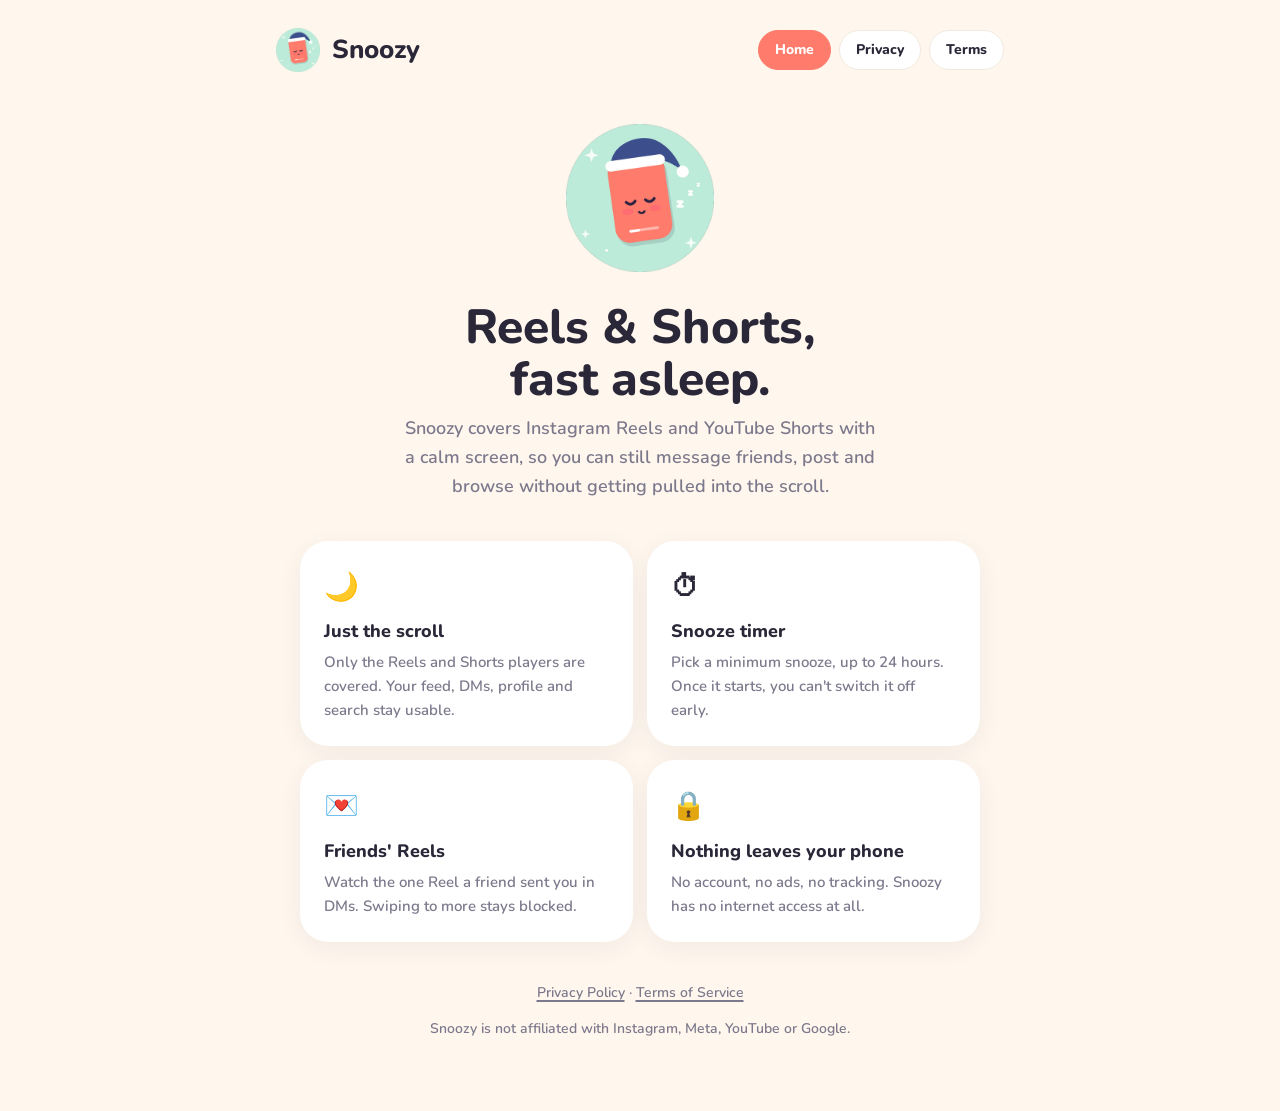
<file: index.html>
<!doctype html>
<html lang="en">
<head>
  <meta charset="utf-8">
  <meta name="viewport" content="width=device-width, initial-scale=1">
  <title>Snoozy</title>
  <meta name="description" content="Snoozy puts Instagram Reels and YouTube Shorts to sleep, so you can use the rest of the app in peace.">
  <link rel="icon" href="snoozy_face.png">
  <link rel="preconnect" href="https://fonts.googleapis.com">
  <link rel="preconnect" href="https://fonts.gstatic.com" crossorigin>
  <link href="https://fonts.googleapis.com/css2?family=Nunito:wght@600;800&display=swap" rel="stylesheet">
  <link rel="stylesheet" href="style.css">
</head>
<body>
  <div class="wrap">
    <nav class="nav">
      <a class="brand" href="./"><img src="snoozy_face.png" alt="">Snoozy</a>
      <div class="links">
        <a class="pill" href="./" aria-current="page">Home</a>
        <a class="pill" href="privacy.html">Privacy</a>
        <a class="pill" href="terms.html">Terms</a>
      </div>
    </nav>

    <section class="hero">
      <img src="snoozy_face.png" alt="Snoozy, a sleepy phone wearing a nightcap">
      <h1>Reels &amp; Shorts,<br>fast asleep.</h1>
      <p>Snoozy covers Instagram Reels and YouTube Shorts with a calm screen, so you can still message friends, post and browse without getting pulled into the scroll.</p>
    </section>

    <section class="grid">
      <div class="card">
        <div class="emoji">🌙</div>
        <h3>Just the scroll</h3>
        <p>Only the Reels and Shorts players are covered. Your feed, DMs, profile and search stay usable.</p>
      </div>
      <div class="card">
        <div class="emoji">⏱</div>
        <h3>Snooze timer</h3>
        <p>Pick a minimum snooze, up to 24 hours. Once it starts, you can't switch it off early.</p>
      </div>
      <div class="card">
        <div class="emoji">💌</div>
        <h3>Friends' Reels</h3>
        <p>Watch the one Reel a friend sent you in DMs. Swiping to more stays blocked.</p>
      </div>
      <div class="card">
        <div class="emoji">🔒</div>
        <h3>Nothing leaves your phone</h3>
        <p>No account, no ads, no tracking. Snoozy has no internet access at all.</p>
      </div>
    </section>

    <footer>
      <p><a href="privacy.html">Privacy Policy</a> · <a href="terms.html">Terms of Service</a></p>
      <p>Snoozy is not affiliated with Instagram, Meta, YouTube or Google.</p>
    </footer>
  </div>
</body>
</html>
</file>
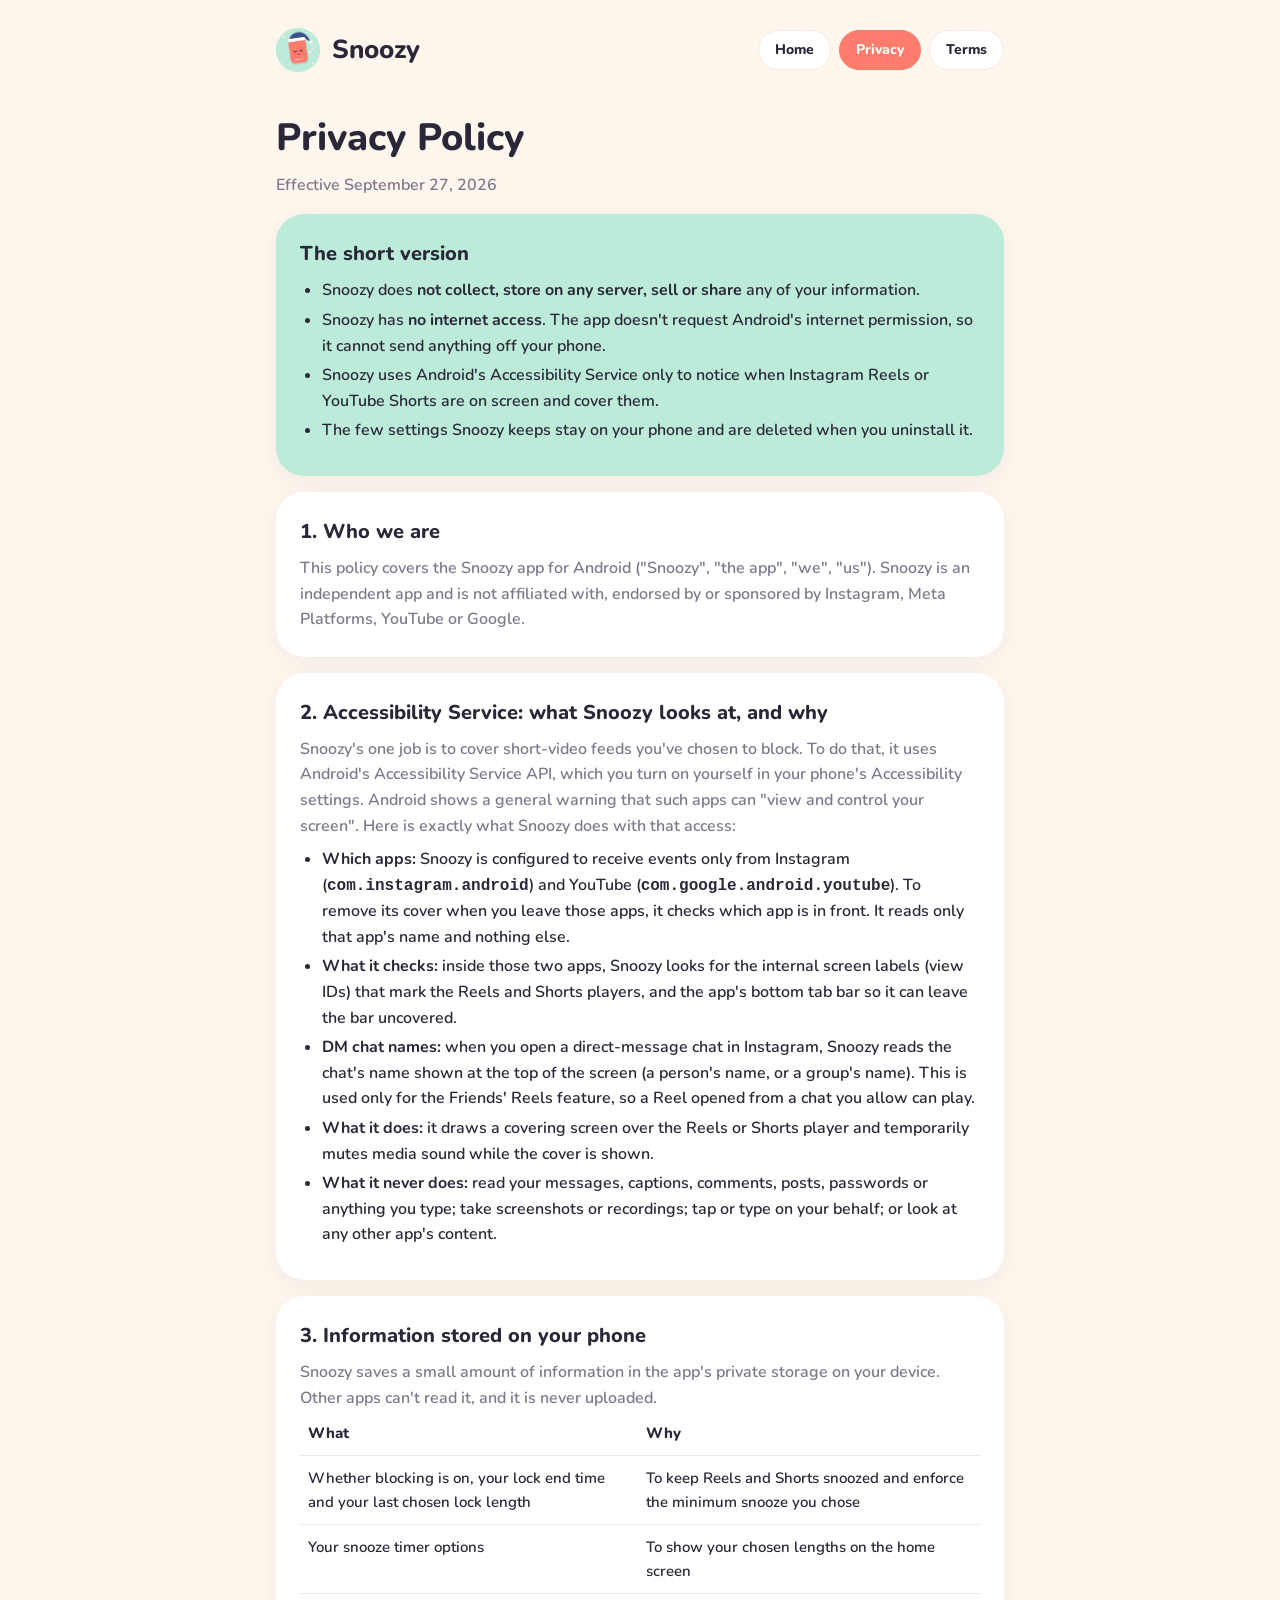
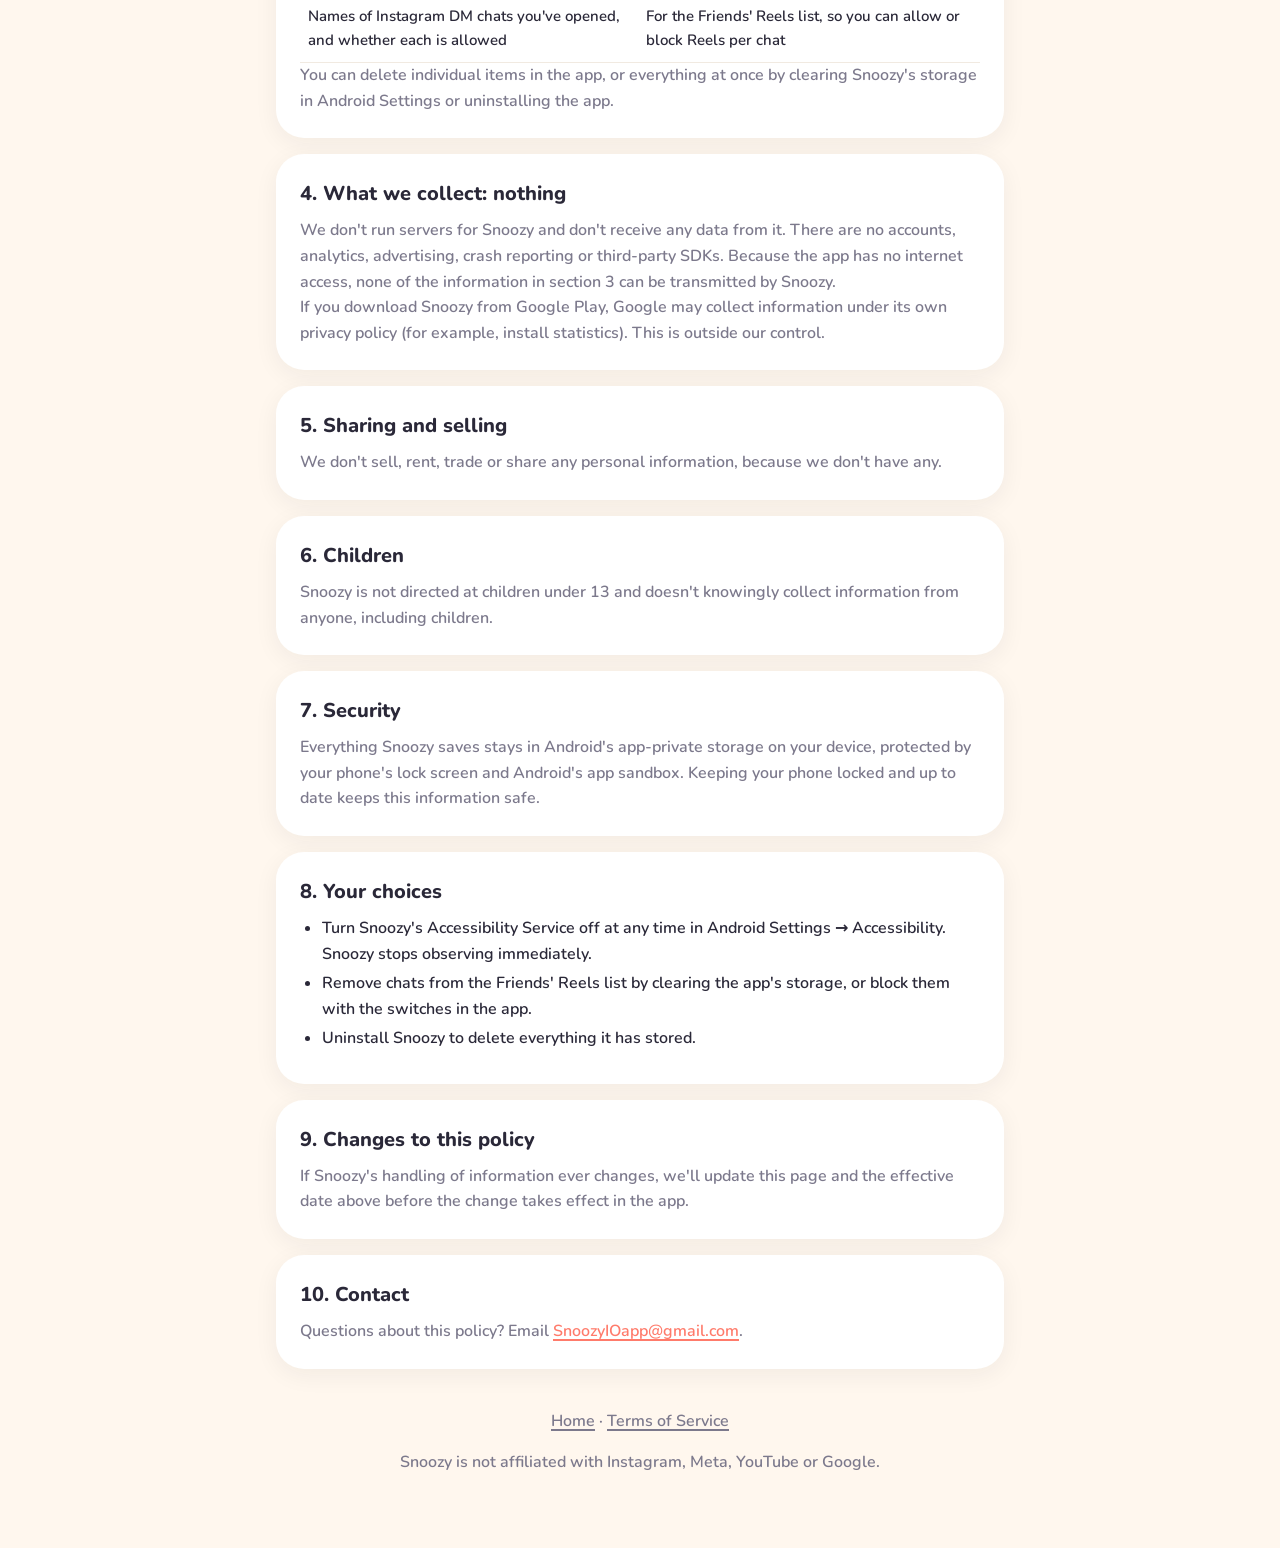
<file: privacy.html>
<!doctype html>
<html lang="en">
<head>
  <meta charset="utf-8">
  <meta name="viewport" content="width=device-width, initial-scale=1">
  <title>Snoozy Privacy Policy</title>
  <meta name="description" content="How Snoozy handles your information: it collects nothing and has no internet access.">
  <link rel="icon" href="snoozy_face.png">
  <link rel="preconnect" href="https://fonts.googleapis.com">
  <link rel="preconnect" href="https://fonts.gstatic.com" crossorigin>
  <link href="https://fonts.googleapis.com/css2?family=Nunito:wght@600;800&display=swap" rel="stylesheet">
  <link rel="stylesheet" href="style.css">
</head>
<body>
  <div class="wrap doc">
    <nav class="nav">
      <a class="brand" href="./"><img src="snoozy_face.png" alt="">Snoozy</a>
      <div class="links">
        <a class="pill" href="./">Home</a>
        <a class="pill" href="privacy.html" aria-current="page">Privacy</a>
        <a class="pill" href="terms.html">Terms</a>
      </div>
    </nav>

    <h1>Privacy Policy</h1>
    <p class="updated">Effective September 27, 2026</p>

    <div class="card summary">
      <h2>The short version</h2>
      <ul>
        <li>Snoozy does <strong>not collect, store on any server, sell or share</strong> any of your information.</li>
        <li>Snoozy has <strong>no internet access</strong>. The app doesn't request Android's internet permission, so it cannot send anything off your phone.</li>
        <li>Snoozy uses Android's Accessibility Service only to notice when Instagram Reels or YouTube Shorts are on screen and cover them.</li>
        <li>The few settings Snoozy keeps stay on your phone and are deleted when you uninstall it.</li>
      </ul>
    </div>

    <div class="card">
      <h2>1. Who we are</h2>
      <p>This policy covers the Snoozy app for Android ("Snoozy", "the app", "we", "us"). Snoozy is an independent app and is not affiliated with, endorsed by or sponsored by Instagram, Meta Platforms, YouTube or Google.</p>
    </div>

    <div class="card">
      <h2>2. Accessibility Service: what Snoozy looks at, and why</h2>
      <p>Snoozy's one job is to cover short-video feeds you've chosen to block. To do that, it uses Android's Accessibility Service API, which you turn on yourself in your phone's Accessibility settings. Android shows a general warning that such apps can "view and control your screen". Here is exactly what Snoozy does with that access:</p>
      <ul>
        <li><strong>Which apps:</strong> Snoozy is configured to receive events only from Instagram (<code>com.instagram.android</code>) and YouTube (<code>com.google.android.youtube</code>). To remove its cover when you leave those apps, it checks which app is in front. It reads only that app's name and nothing else.</li>
        <li><strong>What it checks:</strong> inside those two apps, Snoozy looks for the internal screen labels (view IDs) that mark the Reels and Shorts players, and the app's bottom tab bar so it can leave the bar uncovered.</li>
        <li><strong>DM chat names:</strong> when you open a direct-message chat in Instagram, Snoozy reads the chat's name shown at the top of the screen (a person's name, or a group's name). This is used only for the Friends' Reels feature, so a Reel opened from a chat you allow can play.</li>
        <li><strong>What it does:</strong> it draws a covering screen over the Reels or Shorts player and temporarily mutes media sound while the cover is shown.</li>
        <li><strong>What it never does:</strong> read your messages, captions, comments, posts, passwords or anything you type; take screenshots or recordings; tap or type on your behalf; or look at any other app's content.</li>
      </ul>
    </div>

    <div class="card">
      <h2>3. Information stored on your phone</h2>
      <p>Snoozy saves a small amount of information in the app's private storage on your device. Other apps can't read it, and it is never uploaded.</p>
      <div class="table-scroll">
        <table>
          <tr><th>What</th><th>Why</th></tr>
          <tr><td>Whether blocking is on, your lock end time and your last chosen lock length</td><td>To keep Reels and Shorts snoozed and enforce the minimum snooze you chose</td></tr>
          <tr><td>Your snooze timer options</td><td>To show your chosen lengths on the home screen</td></tr>
          <tr><td>Names of Instagram DM chats you've opened, and whether each is allowed</td><td>For the Friends' Reels list, so you can allow or block Reels per chat</td></tr>
        </table>
      </div>
      <p>You can delete individual items in the app, or everything at once by clearing Snoozy's storage in Android Settings or uninstalling the app.</p>
    </div>

    <div class="card">
      <h2>4. What we collect: nothing</h2>
      <p>We don't run servers for Snoozy and don't receive any data from it. There are no accounts, analytics, advertising, crash reporting or third-party SDKs. Because the app has no internet access, none of the information in section 3 can be transmitted by Snoozy.</p>
      <p>If you download Snoozy from Google Play, Google may collect information under its own privacy policy (for example, install statistics). This is outside our control.</p>
    </div>

    <div class="card">
      <h2>5. Sharing and selling</h2>
      <p>We don't sell, rent, trade or share any personal information, because we don't have any.</p>
    </div>

    <div class="card">
      <h2>6. Children</h2>
      <p>Snoozy is not directed at children under 13 and doesn't knowingly collect information from anyone, including children.</p>
    </div>

    <div class="card">
      <h2>7. Security</h2>
      <p>Everything Snoozy saves stays in Android's app-private storage on your device, protected by your phone's lock screen and Android's app sandbox. Keeping your phone locked and up to date keeps this information safe.</p>
    </div>

    <div class="card">
      <h2>8. Your choices</h2>
      <ul>
        <li>Turn Snoozy's Accessibility Service off at any time in Android Settings → Accessibility. Snoozy stops observing immediately.</li>
        <li>Remove chats from the Friends' Reels list by clearing the app's storage, or block them with the switches in the app.</li>
        <li>Uninstall Snoozy to delete everything it has stored.</li>
      </ul>
    </div>

    <div class="card">
      <h2>9. Changes to this policy</h2>
      <p>If Snoozy's handling of information ever changes, we'll update this page and the effective date above before the change takes effect in the app.</p>
    </div>

    <div class="card">
      <h2>10. Contact</h2>
      <p>Questions about this policy? Email <a href="mailto:SnoozyIOapp@gmail.com">SnoozyIOapp@gmail.com</a>.</p>
    </div>

    <footer>
      <p><a href="./">Home</a> · <a href="terms.html">Terms of Service</a></p>
      <p>Snoozy is not affiliated with Instagram, Meta, YouTube or Google.</p>
    </footer>
  </div>
</body>
</html>
</file>
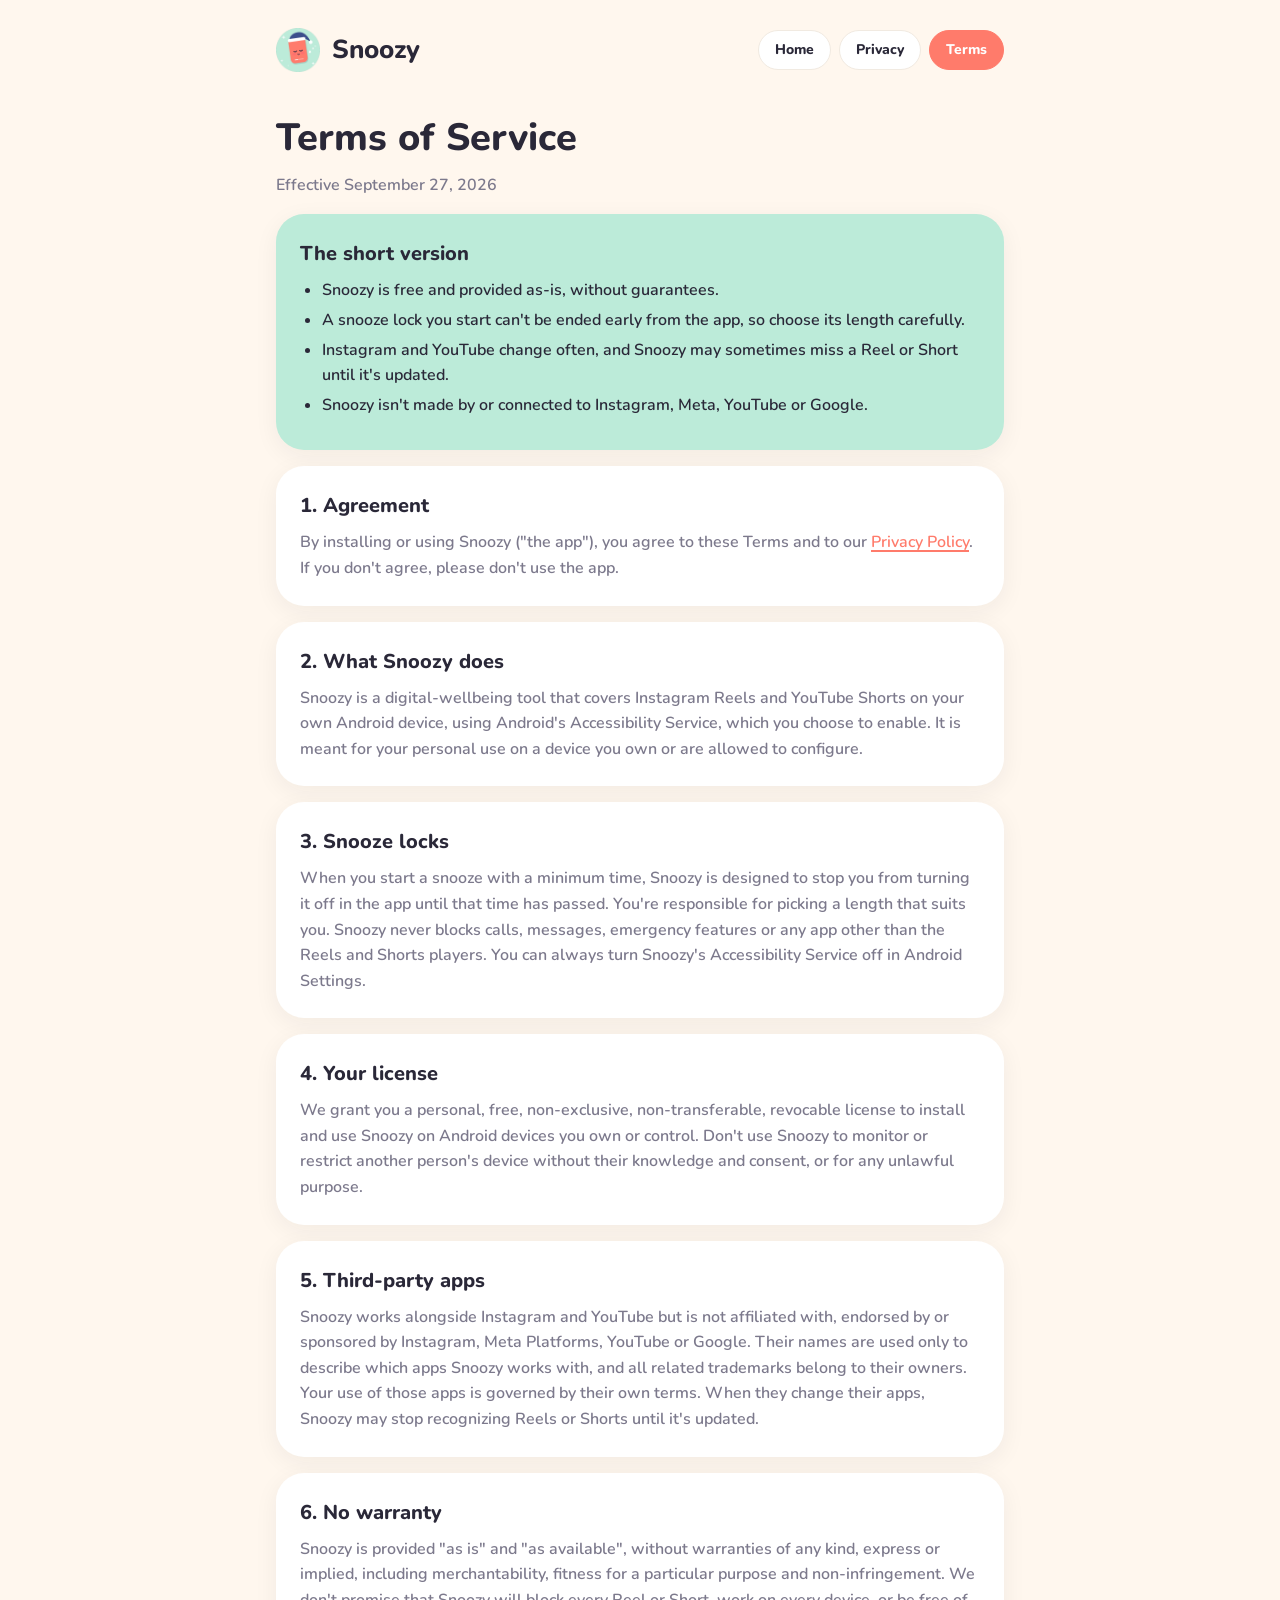
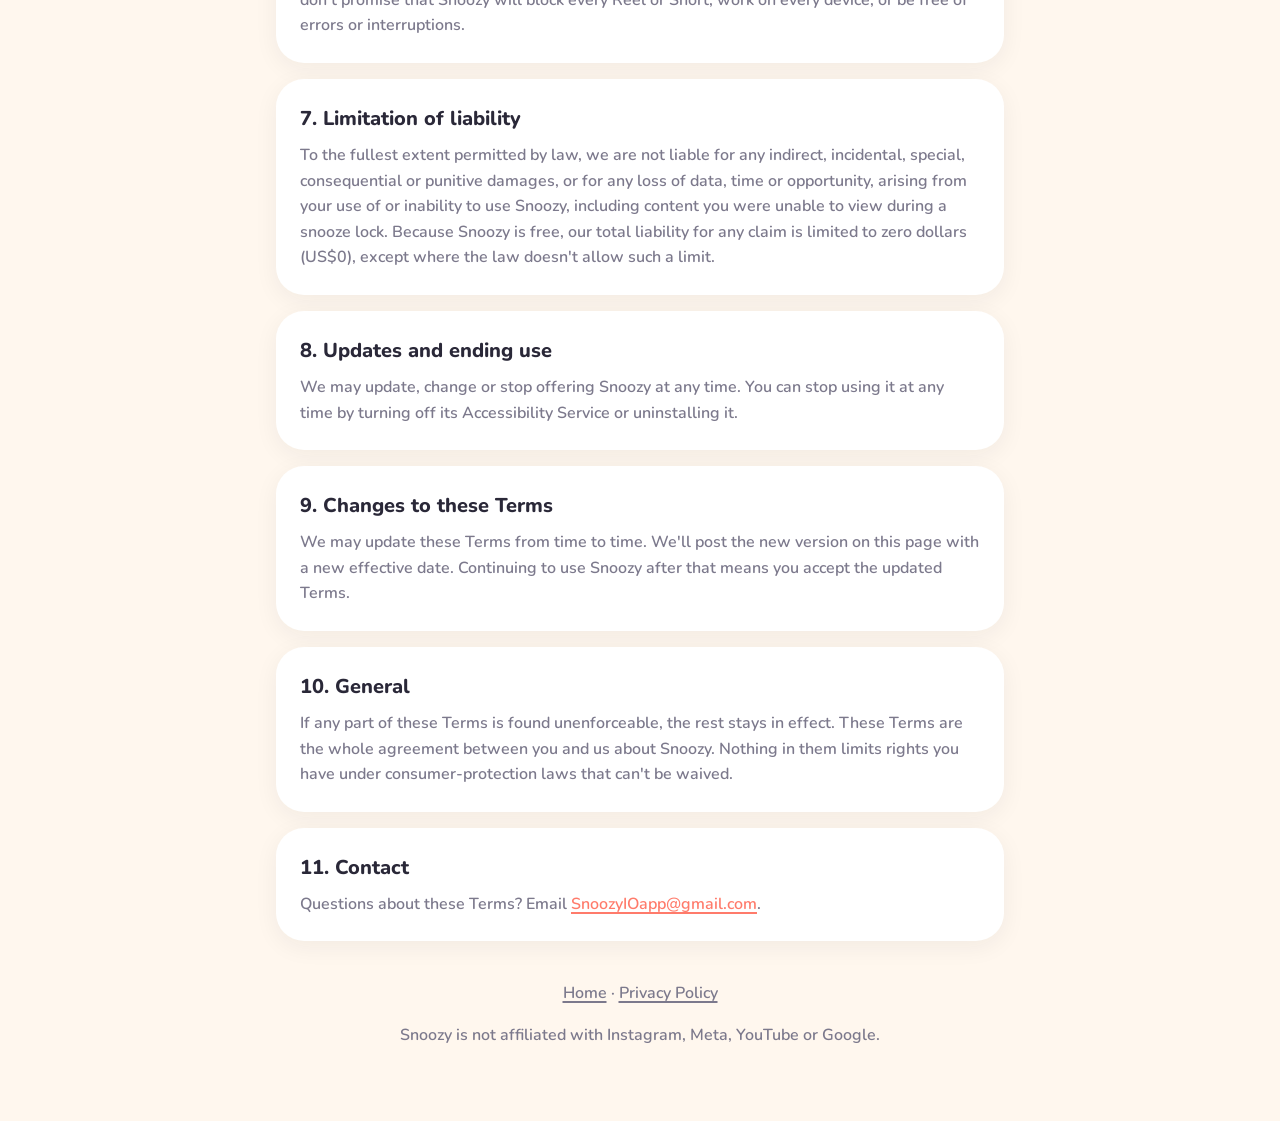
<file: terms.html>
<!doctype html>
<html lang="en">
<head>
  <meta charset="utf-8">
  <meta name="viewport" content="width=device-width, initial-scale=1">
  <title>Snoozy Terms of Service</title>
  <meta name="description" content="The terms for using the Snoozy app.">
  <link rel="icon" href="snoozy_face.png">
  <link rel="preconnect" href="https://fonts.googleapis.com">
  <link rel="preconnect" href="https://fonts.gstatic.com" crossorigin>
  <link href="https://fonts.googleapis.com/css2?family=Nunito:wght@600;800&display=swap" rel="stylesheet">
  <link rel="stylesheet" href="style.css">
</head>
<body>
  <div class="wrap doc">
    <nav class="nav">
      <a class="brand" href="./"><img src="snoozy_face.png" alt="">Snoozy</a>
      <div class="links">
        <a class="pill" href="./">Home</a>
        <a class="pill" href="privacy.html">Privacy</a>
        <a class="pill" href="terms.html" aria-current="page">Terms</a>
      </div>
    </nav>

    <h1>Terms of Service</h1>
    <p class="updated">Effective September 27, 2026</p>

    <div class="card summary">
      <h2>The short version</h2>
      <ul>
        <li>Snoozy is free and provided as-is, without guarantees.</li>
        <li>A snooze lock you start can't be ended early from the app, so choose its length carefully.</li>
        <li>Instagram and YouTube change often, and Snoozy may sometimes miss a Reel or Short until it's updated.</li>
        <li>Snoozy isn't made by or connected to Instagram, Meta, YouTube or Google.</li>
      </ul>
    </div>

    <div class="card">
      <h2>1. Agreement</h2>
      <p>By installing or using Snoozy ("the app"), you agree to these Terms and to our <a href="privacy.html">Privacy Policy</a>. If you don't agree, please don't use the app.</p>
    </div>

    <div class="card">
      <h2>2. What Snoozy does</h2>
      <p>Snoozy is a digital-wellbeing tool that covers Instagram Reels and YouTube Shorts on your own Android device, using Android's Accessibility Service, which you choose to enable. It is meant for your personal use on a device you own or are allowed to configure.</p>
    </div>

    <div class="card">
      <h2>3. Snooze locks</h2>
      <p>When you start a snooze with a minimum time, Snoozy is designed to stop you from turning it off in the app until that time has passed. You're responsible for picking a length that suits you. Snoozy never blocks calls, messages, emergency features or any app other than the Reels and Shorts players. You can always turn Snoozy's Accessibility Service off in Android Settings.</p>
    </div>

    <div class="card">
      <h2>4. Your license</h2>
      <p>We grant you a personal, free, non-exclusive, non-transferable, revocable license to install and use Snoozy on Android devices you own or control. Don't use Snoozy to monitor or restrict another person's device without their knowledge and consent, or for any unlawful purpose.</p>
    </div>

    <div class="card">
      <h2>5. Third-party apps</h2>
      <p>Snoozy works alongside Instagram and YouTube but is not affiliated with, endorsed by or sponsored by Instagram, Meta Platforms, YouTube or Google. Their names are used only to describe which apps Snoozy works with, and all related trademarks belong to their owners. Your use of those apps is governed by their own terms. When they change their apps, Snoozy may stop recognizing Reels or Shorts until it's updated.</p>
    </div>

    <div class="card">
      <h2>6. No warranty</h2>
      <p>Snoozy is provided "as is" and "as available", without warranties of any kind, express or implied, including merchantability, fitness for a particular purpose and non-infringement. We don't promise that Snoozy will block every Reel or Short, work on every device, or be free of errors or interruptions.</p>
    </div>

    <div class="card">
      <h2>7. Limitation of liability</h2>
      <p>To the fullest extent permitted by law, we are not liable for any indirect, incidental, special, consequential or punitive damages, or for any loss of data, time or opportunity, arising from your use of or inability to use Snoozy, including content you were unable to view during a snooze lock. Because Snoozy is free, our total liability for any claim is limited to zero dollars (US$0), except where the law doesn't allow such a limit.</p>
    </div>

    <div class="card">
      <h2>8. Updates and ending use</h2>
      <p>We may update, change or stop offering Snoozy at any time. You can stop using it at any time by turning off its Accessibility Service or uninstalling it.</p>
    </div>

    <div class="card">
      <h2>9. Changes to these Terms</h2>
      <p>We may update these Terms from time to time. We'll post the new version on this page with a new effective date. Continuing to use Snoozy after that means you accept the updated Terms.</p>
    </div>

    <div class="card">
      <h2>10. General</h2>
      <p>If any part of these Terms is found unenforceable, the rest stays in effect. These Terms are the whole agreement between you and us about Snoozy. Nothing in them limits rights you have under consumer-protection laws that can't be waived.</p>
    </div>

    <div class="card">
      <h2>11. Contact</h2>
      <p>Questions about these Terms? Email <a href="mailto:SnoozyIOapp@gmail.com">SnoozyIOapp@gmail.com</a>.</p>
    </div>

    <footer>
      <p><a href="./">Home</a> · <a href="privacy.html">Privacy Policy</a></p>
      <p>Snoozy is not affiliated with Instagram, Meta, YouTube or Google.</p>
    </footer>
  </div>
</body>
</html>
</file>
<file: style.css>
/* Snoozy site — same palette, shapes and font as the app. */
:root {
  --cream: #FFF7EE;
  --card: #FFFFFF;
  --mint: #BCEBD9;
  --mint-deep: #6FC7A8;
  --coral: #FF7B6B;
  --coral-soft: #FFE3DD;
  --navy: #3D4F8A;
  --ink: #2A2838;
  --ink-soft: #7C798C;
  --track: #F1EAE1;
  --bg: var(--cream);
  --shadow: 0 6px 24px rgba(42, 40, 56, 0.06);
}

@media (prefers-color-scheme: dark) {
  :root:not([data-theme="light"]) {
    --bg: #1E1C2A;
    --card: #2A2838;
    --ink: #FFF7EE;
    --ink-soft: #B3AFC2;
    --track: #3A374A;
    --coral-soft: #4A3036;
    --shadow: none;
  }
}

* { box-sizing: border-box; }

html { -webkit-text-size-adjust: 100%; }

body {
  margin: 0;
  background: var(--bg);
  color: var(--ink);
  font-family: "Nunito", system-ui, -apple-system, "Segoe UI", sans-serif;
  font-weight: 600;
  line-height: 1.6;
}

a { color: var(--coral); text-decoration-thickness: 2px; text-underline-offset: 3px; }

.wrap { max-width: 760px; margin: 0 auto; padding: 28px 16px 56px; }

/* Header */
.nav {
  display: flex;
  align-items: center;
  justify-content: space-between;
  gap: 12px;
  flex-wrap: wrap;
  margin-bottom: 36px;
}
.brand {
  display: flex;
  align-items: center;
  gap: 12px;
  color: var(--ink);
  text-decoration: none;
  font-size: 26px;
  font-weight: 800;
}
.brand img { width: 44px; height: 44px; }
.links { display: flex; gap: 8px; flex-wrap: wrap; }
.pill {
  display: inline-block;
  padding: 8px 16px;
  border-radius: 999px;
  background: var(--card);
  border: 1.5px solid var(--track);
  color: var(--ink);
  font-weight: 800;
  font-size: 14px;
  text-decoration: none;
}
.pill[aria-current="page"] { background: var(--coral); border-color: var(--coral); color: #fff; }

/* Hero */
.hero { text-align: center; padding: 16px 0 8px; }
.hero img { width: 148px; height: 148px; }
.hero h1 { font-size: clamp(32px, 7vw, 48px); line-height: 1.1; margin: 20px 0 8px; font-weight: 800; }
.hero p { color: var(--ink-soft); font-size: 18px; margin: 0 auto; max-width: 480px; }
.status {
  display: inline-block;
  margin-top: 24px;
  padding: 8px 18px;
  border-radius: 999px;
  background: var(--mint);
  color: #2A2838;
  font-weight: 800;
}

/* Cards */
.card {
  background: var(--card);
  border-radius: 28px;
  padding: 24px;
  box-shadow: var(--shadow);
  margin-top: 16px;
}
/* 2x2, centered; stacked on phones. */
.grid { display: grid; grid-template-columns: repeat(2, 1fr); gap: 14px; max-width: 680px; margin: 32px auto 0; }
@media (max-width: 520px) { .grid { grid-template-columns: 1fr; } }
.grid .card { margin-top: 0; }
.emoji { font-size: 28px; }
.card h3 { margin: 8px 0 4px; font-size: 18px; font-weight: 800; }
.card p { margin: 0; color: var(--ink-soft); font-size: 15px; }

/* Legal pages */
.doc h1 { font-size: clamp(28px, 6vw, 38px); margin: 0 0 4px; font-weight: 800; }
.updated { color: var(--ink-soft); margin: 0 0 8px; }
.doc h2 { font-size: 20px; margin: 0 0 8px; font-weight: 800; }
.doc p, .doc li { font-size: 16px; }
.doc ul { padding-left: 22px; margin: 8px 0; }
.doc li { margin: 4px 0; }
.summary { background: var(--mint); color: #2A2838; }
.summary h2 { color: #2A2838; }
.note {
  background: var(--coral-soft);
  border-radius: 20px;
  padding: 14px 18px;
  font-size: 15px;
}
table { width: 100%; border-collapse: collapse; font-size: 15px; }
th, td { text-align: left; padding: 10px 8px; border-bottom: 1.5px solid var(--track); vertical-align: top; }
th { font-weight: 800; }
.table-scroll { overflow-x: auto; }

footer { text-align: center; color: var(--ink-soft); font-size: 14px; margin-top: 40px; }
footer a { color: var(--ink-soft); }
</file>
